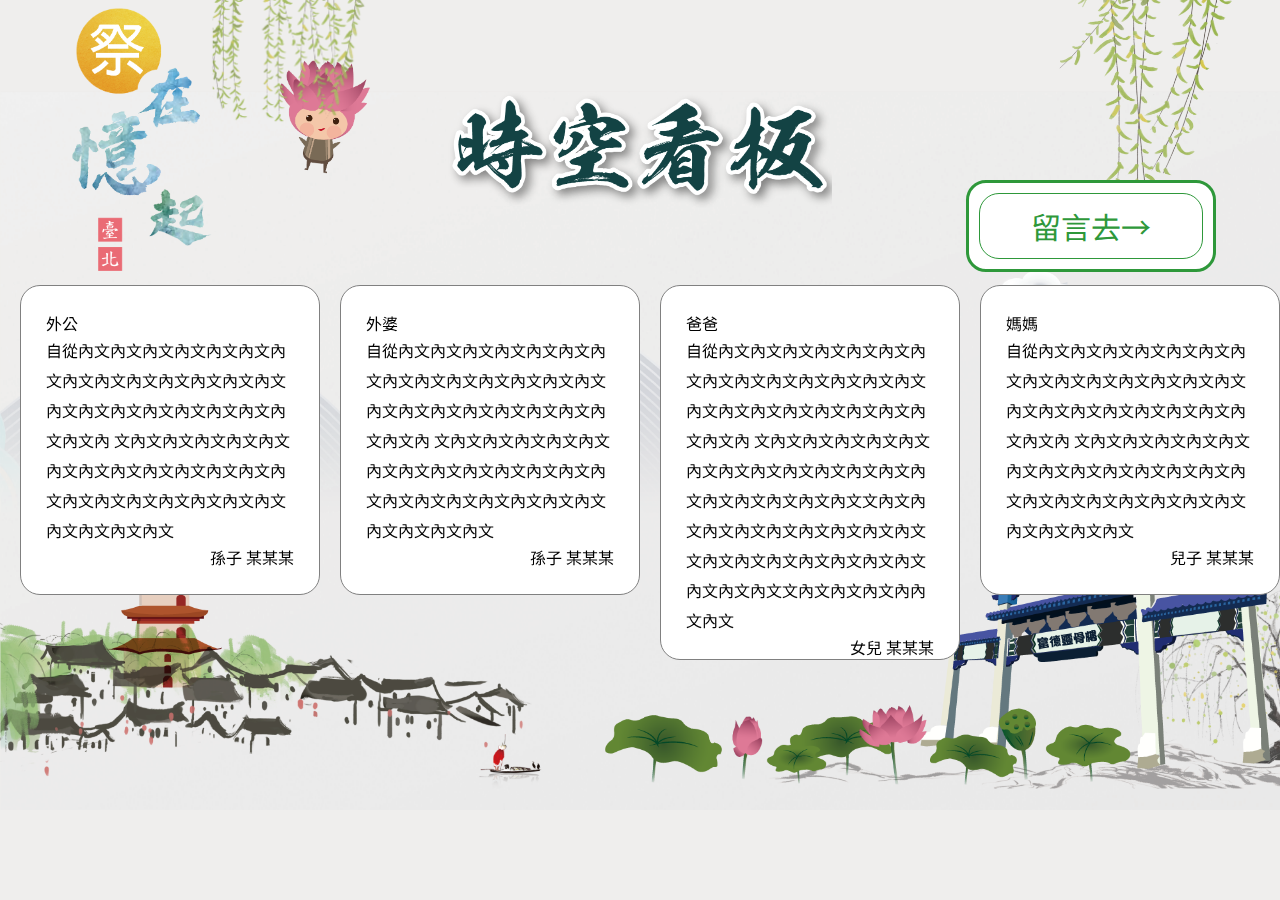
<file: board.html>
<!DOCTYPE html>
<head>
  <meta charset="UTF-8">
  <meta name="viewport" content="width=device-width, initial-scale=1.0">
  <meta http-equiv="X-UA-Compatible" content="ie=edge">
  <link type="text/css" rel="stylesheet" href="css/style.css">
  <link type="text/css" rel="stylesheet" href="css/board.css">
  <link type="text/css" rel="stylesheet" href="css/slick.css">
  <link type="text/css" rel="stylesheet" href="css/slick-theme.css">

  <title>祭在憶起-時空看板</title>
</head>
<body>
  <div id="board-container">
    <div id="LOGO">
      <a href="index.html"><img src="image/board-main-logo.png"/></a>
    </div>
    <div id="title">
      <img src="image/board-title00.png"/>
    </div>
    <div id="gofill_btn">
      <a href="board_fillin.html" target="_blank">留言去→</a>
    </div>
    <div class="background_img" id="len">
      <img src="image/len.png"/>
    </div>
    <div class="background_img" id="leaf-left">
      <img src="image/leaf-left.png"/>
    </div>
    <div class="background_img" id="leaf-right">
      <img src="image/leaf-right.png"/>
    </div>
    <div id="boards_container">
      <div class="board board-first">
        <p class="board_header">外公</p>
        <p class="board_paragraph">自從內文內文內文內文內文內文內文內文內文內文內文內文內文內文內文內文內文內文內文內文內文內文內文內
          文內文內文內文內文內文內文內文內文內文內文內文內文內文內文內文內文內文內文內文內文內文內文內文內文</p>
        <p class="board_footer">孫子 某某某</p>
      </div>
      <div class="board board-first">
        <p class="board_header">外婆</p>
        <p class="board_paragraph">自從內文內文內文內文內文內文內文內文內文內文內文內文內文內文內文內文內文內文內文內文內文內文內文內
          文內文內文內文內文內文內文內文內文內文內文內文內文內文內文內文內文內文內文內文內文內文內文內文內文</p>
        <p class="board_footer">孫子 某某某</p>
      </div>
      <div class="board board-first">
        <p class="board_header">爸爸</p>
        <p class="board_paragraph">自從內文內文內文內文內文內文內文內文內文內文內文內文內文內文內文內文內文內文內文內文內文內文內文內
          文內文內文內文內文內文內文內文內文內文內文內文內文內文內文內文內文內文內文文內文內文內文內文內文內文內文內文內文文內文內文內文內文內文內文內文內文內文內文文內文內文內文內內文內文</p>
        <p class="board_footer">女兒 某某某</p>
      </div>
      <div class="board board-first">
        <p class="board_header">媽媽</p>
        <p class="board_paragraph">自從內文內文內文內文內文內文內文內文內文內文內文內文內文內文內文內文內文內文內文內文內文內文內文內
          文內文內文內文內文內文內文內文內文內文內文內文內文內文內文內文內文內文內文內文內文內文內文內文內文</p>
        <p class="board_footer">兒子 某某某</p>
      </div>
      <div class="board board-first">
        <p class="board_header">貓貓</p>
        <p class="board_paragraph">自從內文內文內文內文內文內文內文內文內文內文內文內文內文內文內文內文內文內文內文內文內文內文內文內
          文內文內文內文內文內文內文內文內文內文內文內文內文內文內文內文內文內文內文內文內文內文內文內文內文</p>
        <p class="board_footer">飼主 某某某</p>
      </div>
    </div>


  </div>
  
</body>
<script src="js/jquery-3.4.1.js"></script>
<!-- <script
  src="js/jquery-3.4.1.js"
  integrity="sha256-WpOohJOqMqqyKL9FccASB9O0KwACQJpFTUBLTYOVvVU="
  crossorigin="anonymous"></script> -->
<script type="text/javascript" src="js/main.js"></script>
<script type="text/javascript" src="js/slider.js"></script>
<script type="text/javascript" src="js/slick.js"></script>

</html>
</file>
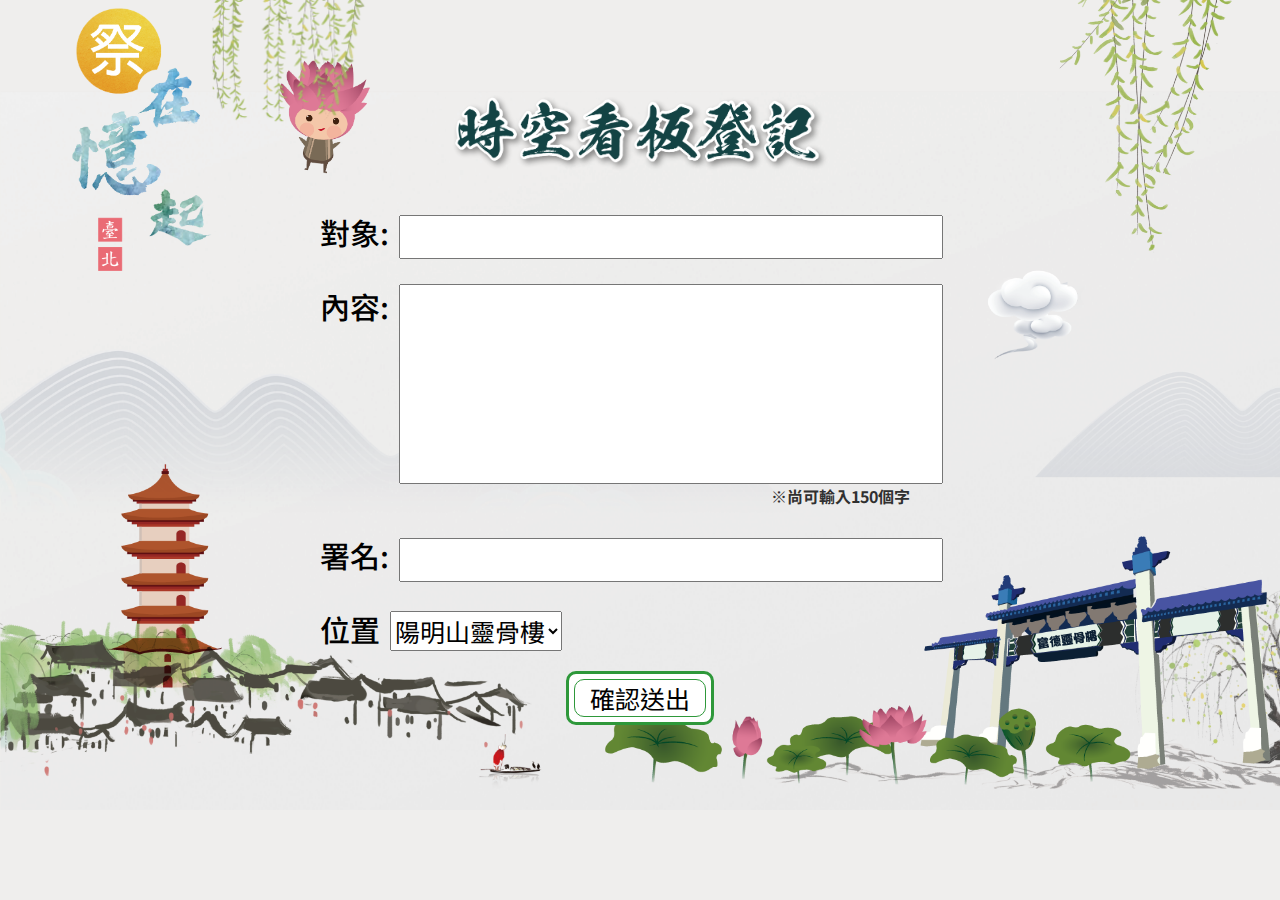
<file: board_fillin.html>
<!DOCTYPE html>
<head>
  <meta charset="UTF-8">
  <meta name="viewport" content="width=device-width, initial-scale=1.0">
  <meta http-equiv="X-UA-Compatible" content="ie=edge">
  <title>祭在億起-時空看板登記</title>
  <link type="text/css" rel="stylesheet" href="css/style.css">
  <link type="text/css" rel="stylesheet" href="css/board.css">
</head>
<body>
  <div id="board-container">
    <div id="LOGO">
      <a href="index.html"><img src="image/board-main-logo.png"/></a>
    </div>
    <div id="title">
      <img src="image/board-title.png"/>
    </div>
    <div class="background_img" id="len">
      <img src="image/len.png"/>
    </div>
    <div class="background_img" id="leaf-left">
      <img src="image/leaf-left.png"/>
    </div>
    <div class="background_img" id="leaf-right">
      <img src="image/leaf-right.png"/>
    </div>
    <form id="message">
      <div class="message_box"><span>對象:</span><input type="text" id="to_who" name="to_who"><br></div>
      <div class="message_box"><span>內容:</span><textarea id="message_content" name="content" oninput="textLimit()" ></textarea></div>
      <div id="text_limit_container"><p id="text_limit">※尚可輸入150個字</p></div>
      <div class="message_box"><span>署名:</span><input type="text" id="from_who" name="from_who"></div>
      <div class="message_box"><span>位置</span><select><option value="yangMing">陽明山靈骨樓</option><option value="fuda">富德靈骨樓</option></select></div>
      <div id="submit_btn_container"><input type="submit" value="確認送出" id="submit_message"></div>

    </form>
  </span>
</body>
<script src="js/jquery-3.4.1.js"></script>
<!-- <script
  src="js/jquery-3.4.1.js"
  integrity="sha256-WpOohJOqMqqyKL9FccASB9O0KwACQJpFTUBLTYOVvVU="
  crossorigin="anonymous"></script> -->
<script type="text/javascript" src="js/main.js"></script>

</html>
</file>
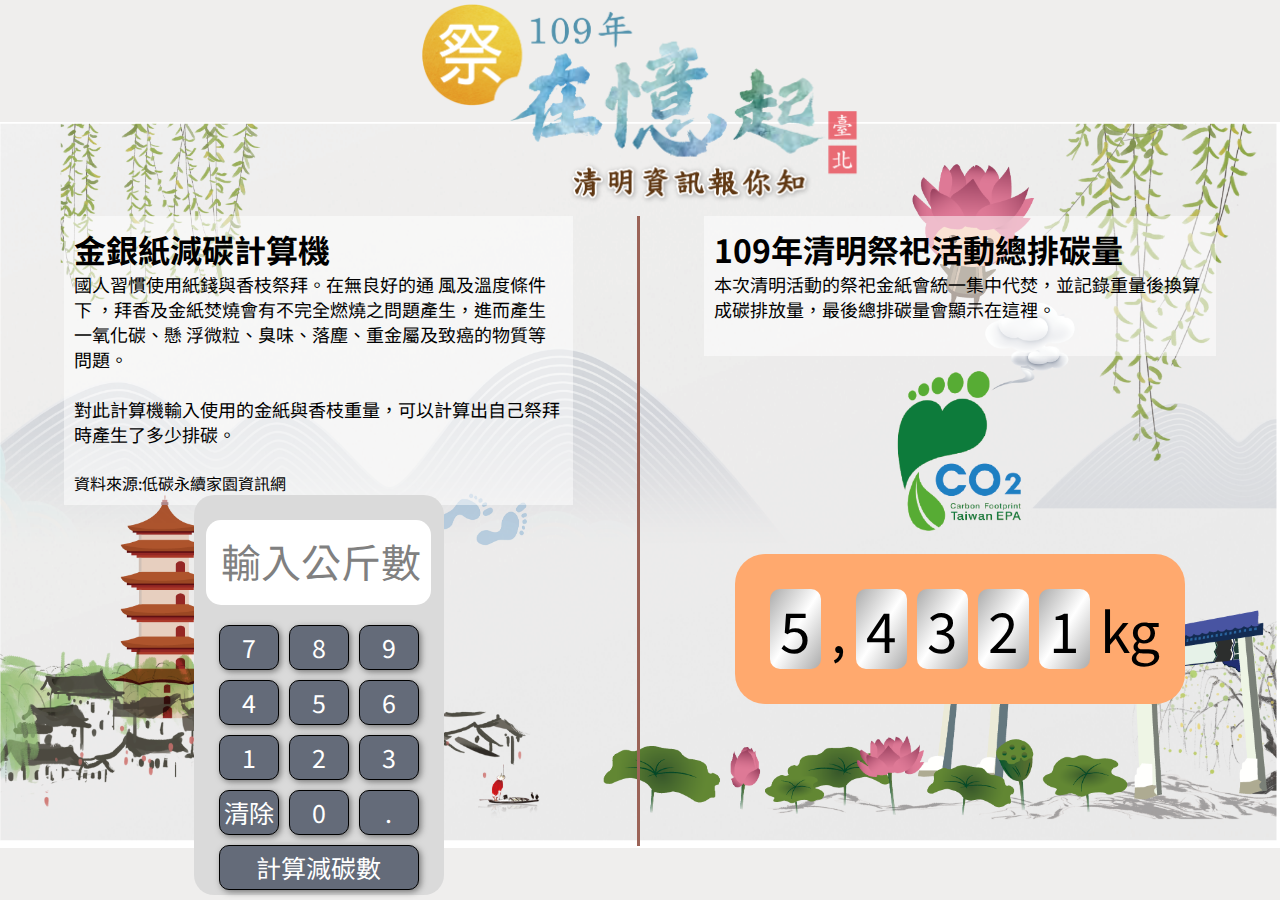
<file: carbon.html>
<!DOCTYPE html>
<html>
  <head>
    <meta charset="UTF-8">
    <meta name="viewport" content="width=device-width, initial-scale=1">

    <link rel="stylesheet" type="text/css" href="css/carbon.css">

    <title>祭在憶起-金銀紙減碳計算機</title>
  </head>
  <body>
    <div id="main_container_C">
      <div id="main_title">
        <img src="image/logo.png"/>
      </div>
      <div id="carbon_features_container">
        <div id="calculator_container">
          <div class="carbon_text">
            <h1>金銀紙減碳計算機</h1>
            <p>國人習慣使用紙錢與香枝祭拜。在無良好的通 風及溫度條件下
              ，拜香及金紙焚燒會有不完全燃燒之問題產生，進而產生一氧化碳、懸 浮微粒、臭味、落塵、重金屬及致癌的物質等問題。<br>
              <br>
              對此計算機輸入使用的金紙與香枝重量，可以計算出自己祭拜時產生了多少排碳。<br>
              </p>
              <br>
              <span>資料來源:低碳永續家園資訊網</span>
          </div>
          <div id="carbon_emission_calculator">
            <div id="result_shower"><p>輸入公斤數</p></div>
            <div id="calculator_btn_container">
              <input class="calculator_btn" type="button" value="7">
              <input class="calculator_btn" type="button" value="8">
              <input class="calculator_btn" type="button" value="9">
              <input class="calculator_btn" type="button" value="4">
              <input class="calculator_btn" type="button" value="5">
              <input class="calculator_btn" type="button" value="6">
              <input class="calculator_btn" type="button" value="1">
              <input class="calculator_btn" type="button" value="2">
              <input class="calculator_btn" type="button" value="3">
              <input class="calculator_btn" type="button" value="清除">
              <input class="calculator_btn" type="button" value="0">
              <input class="calculator_btn" type="button" value=".">
              <input class="calculator_btn calculate_btn" type="button" value="計算減碳數">
            </div>
          </div>
        </div>
        <div id="carbon_container">
          <div class="carbon_text">
            <h1>109年清明祭祀活動總排碳量</h1>
            <p>本次清明活動的祭祀金紙會統一集中代焚，並記錄重量後換算成碳排放量，最後總排碳量會顯示在這裡。<br>
              </p>
              <br>

          </div>
          <img src="image/co2_LOGO.png">
          <div id="co2_emission">
            <span class="carbon_emission_num">5</span><span>,</span><span class="carbon_emission_num">4</span><span class="carbon_emission_num">3</span><span class="carbon_emission_num">2</span><span class="carbon_emission_num">1</span><span>kg</span>

          </div>
        </div>
      </div>
    </div>




  </body>
</html>
</file>
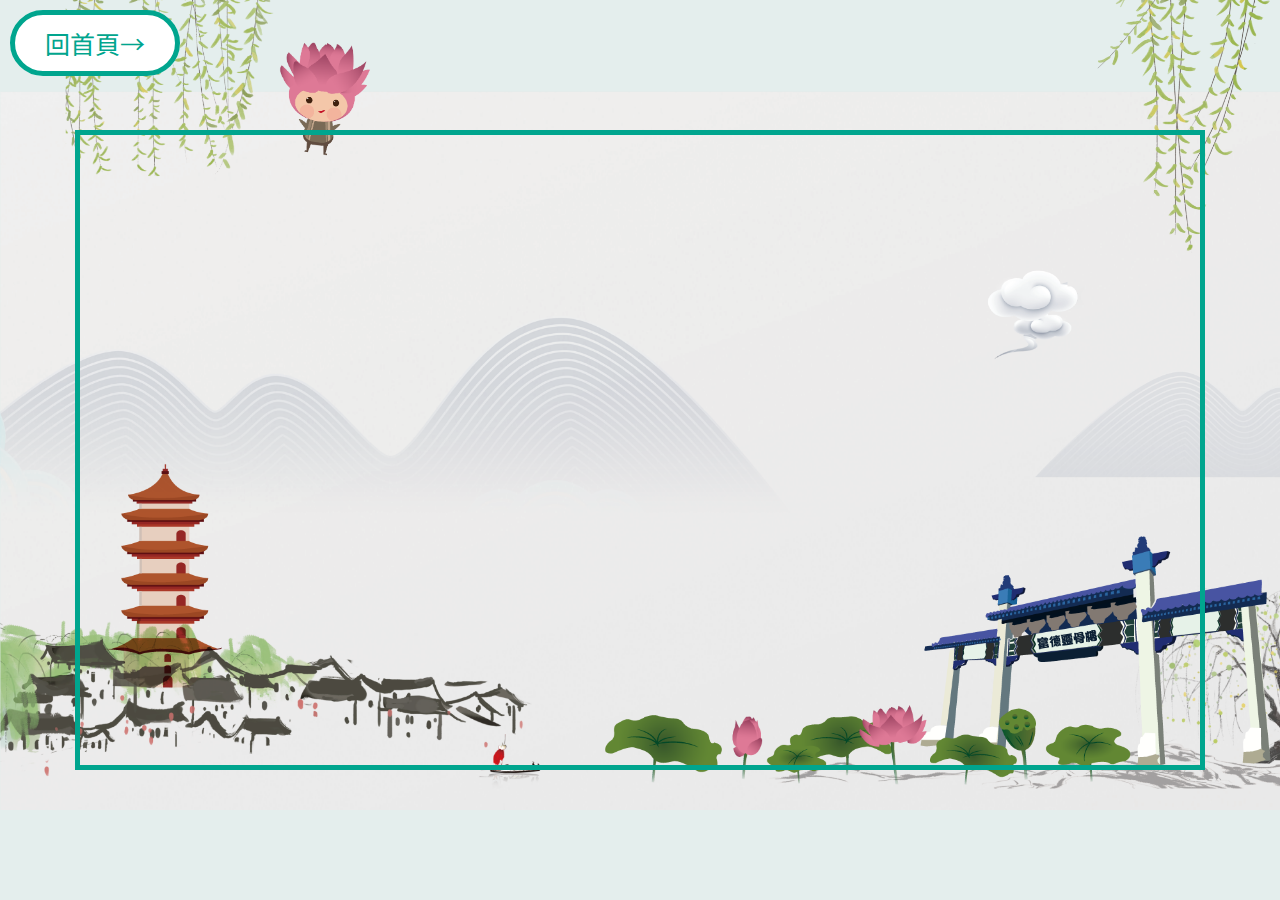
<file: livepage_1.html>
<!DOCTYPE html>
<html lang="zh-TW">
<head>
  <meta charset="UTF-8">
  <meta name="viewport" content="width=device-width, initial-scale=1.0">
  <meta http-equiv="X-UA-Compatible" content="ie=edge">
  <title>109年清明祈福法會-陽明山靈骨樓</title>
  <link href="css/style.css" rel="stylesheet" type="text/css"/>
</head>
<body>
  <div id="main_container">
    <div class="background_img" id="len">
      <img src="image/len.png" alt="">
    </div>
    <div class="background_img" id="leaf-right">
      <img src="image/leaf-right.png"/>
    </div>
    <div class="background_img" id="leaf-left">
      <img src="image/leaf-left.png"/>
    </div>
    <div id="faith_live">
      <iframe width="560" height="315" src="https://www.youtube.com/embed/-ELKmK3wllE" frameborder="0" allow="accelerometer; autoplay; encrypted-media; gyroscope; picture-in-picture" allowfullscreen></iframe>
    </div>
    <a id="go_home_btn" href="index.html">回首頁→</a>
  </div>
</body>
<script type="text/javascript" src="js/jquery-3.4.1.js"></script>
<script type="text/javascript" src="js/main.js"></script>

</html>
</file>
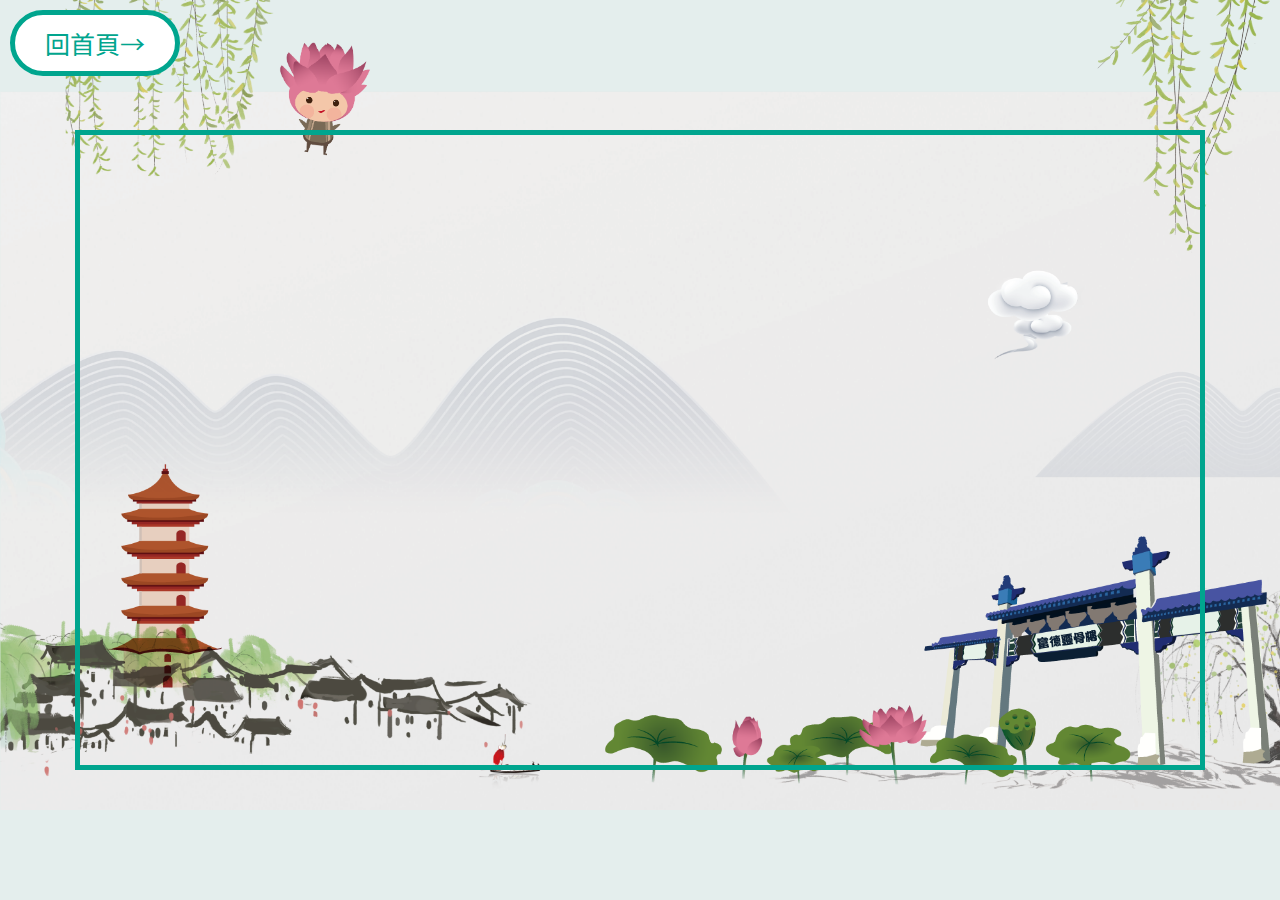
<file: livepage_2.html>
<!DOCTYPE html>
<html lang="zh-TW">
<head>
  <meta charset="UTF-8">
  <meta name="viewport" content="width=device-width, initial-scale=1.0">
  <meta http-equiv="X-UA-Compatible" content="ie=edge">
  <title>109年清明祈福法會-木柵富德公墓</title>
  <link href="css/style.css" rel="stylesheet" type="text/css"/>
</head>
<body>
  <div id="main_container">
    <div class="background_img" id="len">
      <img src="image/len.png" alt="">
    </div>
    <div class="background_img" id="leaf-right">
      <img src="image/leaf-right.png"/>
    </div>
    <div class="background_img" id="leaf-left">
      <img src="image/leaf-left.png"/>
    </div>
    <div id="faith_live">
      <iframe width="560" height="315" src="https://www.youtube.com/embed/MSXoE9PeUGU" frameborder="0" allow="accelerometer; autoplay; encrypted-media; gyroscope; picture-in-picture" allowfullscreen></iframe>
    </div>
    <a id="go_home_btn" href="index.html">回首頁→</a>
  </div>
</body>
<script type="text/javascript" src="js/jquery-3.4.1.js"></script>
<script type="text/javascript" src="js/main.js"></script>

</html>
</file>
<file: css/style.css>
@charset "UTF-8";
@import url("https://fonts.googleapis.com/css?family=Noto+Sans+TC:500,700&display=swap");
* {
  margin: 0;
  padding: 0;
  position: relative;
  font-family: 'Noto Sans TC', sans-serif,'微軟正黑體';
  -webkit-box-sizing: border-box;
          box-sizing: border-box;
}

body, html {
  padding: 0;
  margin: 0;
  overflow-x: hidden;
  overflow-y: hidden;
  background-color: #E4EEED;
}

#main_container {
  height: 100vh;
  margin: 0 auto;
  background-color: #E4EEED;
  background-image: url(../image/mainPage_bg.png);
  background-repeat: no-repeat;
  background-position: center;
  background-size: 100%;
}

#LOGO {
  width: 100%;
  max-width: 650px;
  margin: 0 auto;
}

#LOGO img {
  width: 100%;
}

#QR {
  width: 15%;
  position: absolute;
  right: 10%;
  top: 15%;
  z-index: 20;
}

nav {
  top: 10%;
  width: 80%;
  margin: 0 auto;
}

nav ul {
  width: 100%;
  max-width: 1310px;
  display: -webkit-box;
  display: -ms-flexbox;
  display: flex;
  margin: 0 auto;
  -webkit-box-pack: center;
      -ms-flex-pack: center;
          justify-content: center;
  -ms-flex-wrap: wrap;
      flex-wrap: wrap;
}

nav ul li {
  -webkit-transform: translateY(50px);
          transform: translateY(50px);
  opacity: 0;
  list-style: none;
  background-color: #ffffff;
  border: 3px solid #2E983A;
  cursor: pointer;
  -webkit-user-select: none;
     -moz-user-select: none;
      -ms-user-select: none;
          user-select: none;
  margin-top: 25px;
  margin-left: 25px;
  margin-right: 25px;
  z-index: 10;
  -webkit-transition: 1s;
  transition: 1s;
  width: 25%;
  min-width: 280px;
  max-width: 320px;
  text-align: center;
  padding: 5px;
  border-radius: 50px;
}

nav ul li:nth-child(1) {
  -webkit-transition-delay: 1.3s;
          transition-delay: 1.3s;
}

nav ul li:nth-child(2) {
  -webkit-transition-delay: 1.6s;
          transition-delay: 1.6s;
}

nav ul li:nth-child(3) {
  -webkit-transition-delay: 1.9s;
          transition-delay: 1.9s;
}

nav ul li:nth-child(4) {
  -webkit-transition-delay: 2.1s;
          transition-delay: 2.1s;
}

nav ul li:nth-child(5) {
  -webkit-transition-delay: 2.4s;
          transition-delay: 2.4s;
}

nav ul li:nth-child(6) {
  -webkit-transition-delay: 2.7s;
          transition-delay: 2.7s;
}

nav ul li:hover {
  background-color: #2E983A;
  -webkit-transition: 0s;
  transition: 0s;
  -webkit-transition-delay: 0s;
          transition-delay: 0s;
}

nav ul li:hover .main_btn_container {
  border-color: #ffffff;
  color: #ffffff;
}

.main_btn_container {
  border: 2px solid #2E983A;
  border-radius: 50px;
  font-size: 18px;
}

.main_button {
  padding: 5px;
  display: inline-block;
  vertical-align: middle;
}

.main_button:hover {
  border-color: #ffffff;
  color: #ffffff;
}

.main_btn_icon {
  width: 40px;
  display: inline-block;
  vertical-align: middle;
}

#board_btn, #carbon_btn {
  width: 100%;
  color: #000000;
  text-decoration: none;
  padding: 0px;
}

.background_img {
  position: absolute;
  -webkit-transition: 1.5s ease-in-out;
  transition: 1.5s ease-in-out;
}

.background_img img {
  width: 100%;
}

#background_gray {
  opacity: .1;
  top: 0;
}

#a-niou {
  width: 0%;
  top: 10%;
  left: 20%;
  -webkit-animation: niou-ani 5s linear infinite;
          animation: niou-ani 5s linear infinite;
}

#a-niou img {
  width: 100%;
}

#len {
  width: 0%;
  left: 20%;
  top: 3%;
  -webkit-animation: len-ani 5s linear infinite;
          animation: len-ani 5s linear infinite;
  -webkit-animation-delay: 2s;
          animation-delay: 2s;
}

#len img {
  width: 100%;
}

#leaf-right {
  width: 15%;
  top: -50%;
  right: 0;
}

#leaf-right img {
  width: 100%;
}

#leaf-left {
  width: 20%;
  top: -45%;
  left: 3%;
  -webkit-transition-delay: .5s;
          transition-delay: .5s;
}

#faith_live {
  position: absolute;
  display: block;
  width: 100%;
  max-width: 1130px;
  height: 640px;
  max-height: 640px;
  left: 0;
  right: 0;
  top: 0;
  bottom: 0;
  margin: auto;
  border: solid 5px #00A58E;
}

#faith_live iframe {
  width: 100%;
  height: 100%;
}

#go_home_btn {
  font-size: 25px;
  top: 25px;
  left: 10px;
  padding: 10px 30px;
  background-color: #ffffff;
  color: #00A58E;
  text-decoration: none;
  border: solid 5px #00A58E;
  border-radius: 50px;
}

#go_home_btn:hover {
  background-color: #00A58E;
  color: #ffffff;
}

#exit_area {
  display: none;
  position: fixed;
  width: 100vw;
  height: 100vh;
  top: 0;
  z-index: 20;
}

.paragraph_container {
  display: none;
  position: absolute;
  height: 100vh;
  width: 50%;
  min-width: 720px;
  top: 0;
  left: 0;
  right: 0;
  margin-left: auto;
  margin-right: auto;
  background-color: #ffffff;
  z-index: 20;
  padding: 50px;
}

.paragraph_container table {
  border: solid 2px #DE7996;
  border-collapse: collapse;
}

.paragraph_container th {
  border: solid 2px #DE7996;
  width: 25%;
  padding: 10px;
  background-color: #DE7996;
  color: #ffffff;
  font-size: 18px;
}

.paragraph_container td {
  border: solid 2px #DE7996;
  text-align: center;
  padding: 10px;
  font-size: 18px;
}

.close_btn, .alert_close_btn {
  position: absolute;
  width: 20px;
  height: 20px;
  cursor: pointer;
  right: 50px;
  top: 20px;
}

.close_btn:hover .line1 {
  background-color: #000000;
  width: 20px;
  -webkit-transform-origin: 8px;
          transform-origin: 8px;
}

.close_btn:hover .line2 {
  background-color: #000000;
  width: 20px;
  -webkit-transform-origin: 8px;
          transform-origin: 8px;
}

.line1, .line2 {
  height: 2px;
  width: 15px;
  background-color: #888888;
  margin: 0 auto;
  top: calc(50% - 1px);
  -webkit-transform-origin: 6px;
          transform-origin: 6px;
  border-radius: 50px;
}

.line1 {
  -webkit-transform: rotate(45deg);
          transform: rotate(45deg);
}

.line2 {
  -webkit-transform: rotate(-45deg);
          transform: rotate(-45deg);
}

.paragraph_box {
  overflow: auto;
  height: 100%;
}

.paragraph_title {
  margin-bottom: 10px;
  text-align: center;
  color: #2E983A;
}

.paragraph_select_btn_container {
  display: -webkit-box;
  display: -ms-flexbox;
  display: flex;
  -ms-flex-wrap: wrap;
      flex-wrap: wrap;
  text-align: center;
  margin: 0 auto;
  width: 100%;
  -webkit-box-pack: center;
      -ms-flex-pack: center;
          justify-content: center;
  font-size: 20px;
}

.paragraph_select_btn {
  color: #00A58E;
  padding: 20px;
  -webkit-user-select: none;
     -moz-user-select: none;
      -ms-user-select: none;
          user-select: none;
  cursor: pointer;
  -webkit-box-pack: center;
      -ms-flex-pack: center;
          justify-content: center;
  width: 220px;
  margin-right: 10px;
  margin-top: 10px;
  border: solid 3px #00A58E;
}

.paragraph_select_btn:nth-child(1) {
  background-color: #00A58E;
  color: #ffffff;
}

#map01, #map02, #map03 {
  padding: 10px;
}

#life_remember_web {
  border-left: solid 3px #00A58E;
  background-color: #00A58E;
  color: #ffffff;
}

#environmental_fund {
  margin-top: 10px;
}

#environmental_sacrifice_container img {
  display: block;
  margin: 50px auto;
}

#traffic_control {
  background-color: #00A58E;
  color: #ffffff;
  border-left: solid 3px #00A58E;
}

.paragraph {
  display: none;
  margin-top: 50px;
}

.paragraph h2 {
  color: #00A58E;
}

.paragraph h3 {
  color: #00A58E;
  font-size: 20px;
}

.paragraph h4 {
  color: #DE7996;
  font-size: 18px;
}

.paragraph p {
  margin-top: 20px;
  font-size: 20px;
}

.paragraph a {
  display: block;
  margin: 50px auto;
  width: 200px;
  text-decoration: none;
  color: #646b79;
  border: solid 1px #646b79;
  padding: 20px;
  font-weight: 700;
  border-radius: 10px;
  font-size: 18px;
}

.paragraph a:hover {
  background-color: #646b79;
  color: #ffffff;
}

#paragraph_lazybag {
  display: block;
}

#paragraph_lazybag table {
  width: 100%;
}

#paragraph_lazybag h2 {
  margin-top: 25px;
}

#faith_table {
  margin-bottom: 25px;
}

#paragraph_map01 img, #paragraph_map02 img, #paragraph_map03 img {
  width: 100%;
}

.ban_text {
  font-size: 25px;
  color: #cf0000;
}

#offerings_comic {
  width: 100%;
}

#paragraph_traffic_control {
  display: block;
}

#paragraph_traffic_control th:nth-child(1), #paragraph_traffic_control th:nth-child(3) {
  width: 10%;
}

#paragraph_traffic_control h3 {
  margin-top: 50px;
}

#paragraph_traffic_control li {
  font-size: 18px;
}

#paragraph_shuttle_bus {
  height: 150%;
  max-height: 1000px;
}

#paragraph_shuttle_bus th:nth-child(1), #paragraph_shuttle_bus th:nth-child(2) {
  width: 10%;
}

#carbon {
  color: #00A58E;
  padding: 20px;
  margin-top: 10px;
  -webkit-user-select: none;
     -moz-user-select: none;
      -ms-user-select: none;
          user-select: none;
  cursor: pointer;
  border: none;
  border: solid 3px #00A58E;
  border-radius: unset;
  line-height: 45px;
  text-decoration: none;
}

#carbon:hover {
  background-color: #ffffff;
  color: #00A58E;
}

#paragraph_life_remember_web {
  display: block;
}

#paragraph_map01 {
  display: block;
}

#paragraph_environmental_funeral h3 {
  margin-top: 50px;
}

#paragraph_faith {
  display: block;
}

#paragraph_faith table {
  width: 100%;
}

#paragraph_faith img {
  display: block;
  margin: 0 auto;
}

#paragraph_faith h2 {
  margin: 50px 0;
}

#faith_poster {
  width: 100%;
}

.faith_live_btn {
  margin: 0 auto;
}

#faith_live_btn_1, #faith_live_btn_2 {
  margin: 0 auto;
}

.paragraph_img_btn {
  display: -webkit-box;
  display: -ms-flexbox;
  display: flex;
  margin-top: 50px;
}

.paragraph_img_btn img {
  width: 50%;
}

.paragraph_img_btn a {
  width: 150px;
  max-height: 80px;
  line-height: 40px;
}

#paragraph_environmental_fund {
  -webkit-box-sizing: unset;
          box-sizing: unset;
}

#paragraph_parking th:nth-child(3) {
  width: 5%;
}

#paragraph_parking td {
  width: 70%;
}

#paragraph_parking a {
  border: none;
  width: 100%;
  padding: 0;
}

#paragraph_parking a:hover {
  background-color: #fff;
}

#paragraph_parking h4 {
  margin-top: 50px;
  margin-bottom: 20px;
}

.bus_little_title {
  background-color: #00A58E;
  display: inline-block;
  color: #ffffff;
  padding: 0 20px;
}

.bus_info_popup {
  display: none;
  position: absolute;
  width: 300px;
  right: 150px;
  padding: 25px;
  background-color: #fff;
  border: solid 3px #EB8D25;
  z-index: 20;
}

.bus_imformation {
  background-color: #EB8D25;
  color: #ffffff;
  font-size: 13px;
  cursor: pointer;
  -webkit-user-select: none;
     -moz-user-select: none;
      -ms-user-select: none;
          user-select: none;
  font-size: 16px;
}

.bus_imformation:hover + .bus_info_popup {
  display: block;
}

#announcement {
  position: fixed;
  display: block;
  width: 35%;
  bottom: 45%;
  margin: 0 auto;
  padding: 10px;
  left: 0;
  right: 0;
  z-index: 9999;
  background-color: #ffffff;
  border: solid 3px #2E983A;
}

#announcement img {
  position: absolute;
  width: 50px;
  left: 5%;
  top: 25%;
}

#announcement p {
  width: 100%;
  padding: 50px 80px;
  text-align: center;
  color: #c80000;
  margin: 0 auto;
  border: solid 1px #2E983A;
}

.alert_close_btn {
  z-index: 999;
  right: 25px;
}

.alert_close_btn:hover .line1 {
  background-color: #000000;
  width: 20px;
  -webkit-transform-origin: 8px;
          transform-origin: 8px;
}

.alert_close_btn:hover .line2 {
  background-color: #000000;
  width: 20px;
  -webkit-transform-origin: 8px;
          transform-origin: 8px;
}

@media screen and (min-width: 1080px) and (max-width: 1080px) {
  #main_container {
    background-image: url(../image/bg_1080x1920p.png);
  }
  nav {
    top: 25%;
  }
}

@media screen and (max-width: 1024px) {
  #LOGO {
    top: 10%;
  }
  #QR {
    display: none;
  }
  #main_container {
    background-color: #EFEEED;
    background-position: 50% 85%;
  }
  #a-niou {
    width: 0;
    left: 10%;
  }
  #bus {
    bottom: 30%;
  }
  #tree_right {
    bottom: 50%;
  }
  #tree_left {
    bottom: 40%;
  }
  .paragraph_container {
    width: 100%;
    left: 0;
  }
  #environmental_sacrifice_container img {
    width: 100%;
  }
  .line1, .line2 {
    background-color: #000000;
    width: 20px;
    -webkit-transform-origin: 8px;
            transform-origin: 8px;
  }
  nav {
    top: 40%;
    -webkit-transform: translateY(-100%);
            transform: translateY(-100%);
  }
  #announcement {
    width: 61%;
  }
}

@media screen and (max-width: 768px) {
  .paragraph_container {
    min-width: unset;
  }
  nav {
    top: 60%;
    width: 100%;
    min-width: unset;
  }
  nav ul {
    -webkit-box-orient: vertical;
    -webkit-box-direction: normal;
        -ms-flex-direction: column;
            flex-direction: column;
  }
  nav ul li {
    margin-left: auto;
    margin-right: auto;
  }
  #a-niou {
    left: 0%;
  }
}

@media screen and (max-width: 480px) {
  body {
    overflow-y: auto;
  }
  #LOGO {
    width: 80%;
    top: 0;
  }
  #len {
    right: 5%;
  }
  .paragraph_select_btn_container {
    -webkit-box-orient: vertical;
    -webkit-box-direction: normal;
        -ms-flex-direction: column;
            flex-direction: column;
  }
  .paragraph_select_btn {
    margin-left: auto;
    margin-right: auto;
  }
  #carbon {
    margin-left: auto;
    margin-right: auto;
  }
  .bus_info_popup {
    right: 10px;
  }
  nav ul li {
    margin-top: 0;
  }
  #announcement {
    width: 100%;
  }
}

@media screen and (max-height: 780px) {
  #go_home_btn {
    opacity: .5;
  }
}

@-webkit-keyframes niou-ani {
  0% {
    -webkit-transform: rotate(0deg);
            transform: rotate(0deg);
  }
  40% {
    -webkit-transform: rotate(0deg);
            transform: rotate(0deg);
  }
  45% {
    -webkit-transform: rotate(10deg);
            transform: rotate(10deg);
  }
  55% {
    -webkit-transform: rotate(-10deg);
            transform: rotate(-10deg);
  }
  60% {
    -webkit-transform: rotate(0deg);
            transform: rotate(0deg);
  }
  100% {
    -webkit-transform: rotate(0deg);
            transform: rotate(0deg);
  }
}

@keyframes niou-ani {
  0% {
    -webkit-transform: rotate(0deg);
            transform: rotate(0deg);
  }
  40% {
    -webkit-transform: rotate(0deg);
            transform: rotate(0deg);
  }
  45% {
    -webkit-transform: rotate(10deg);
            transform: rotate(10deg);
  }
  55% {
    -webkit-transform: rotate(-10deg);
            transform: rotate(-10deg);
  }
  60% {
    -webkit-transform: rotate(0deg);
            transform: rotate(0deg);
  }
  100% {
    -webkit-transform: rotate(0deg);
            transform: rotate(0deg);
  }
}

@-webkit-keyframes len-ani {
  0% {
    -webkit-transform: scale(1);
            transform: scale(1);
  }
  45% {
    -webkit-transform: scale(1);
            transform: scale(1);
  }
  50% {
    -webkit-transform: scale(1.2);
            transform: scale(1.2);
  }
  55% {
    -webkit-transform: scale(1);
            transform: scale(1);
  }
  100% {
    -webkit-transform: scale(1);
            transform: scale(1);
  }
}

@keyframes len-ani {
  0% {
    -webkit-transform: scale(1);
            transform: scale(1);
  }
  45% {
    -webkit-transform: scale(1);
            transform: scale(1);
  }
  50% {
    -webkit-transform: scale(1.2);
            transform: scale(1.2);
  }
  55% {
    -webkit-transform: scale(1);
            transform: scale(1);
  }
  100% {
    -webkit-transform: scale(1);
            transform: scale(1);
  }
}
/*# sourceMappingURL=style.css.map */
</file>
<file: css/board.css>
#board-container {
  width: 100vw;
  height: 100vh;
  background-color: #EFEEED;
  background-image: url(../image/mainPage_bg.png);
  background-size: 100%;
  background-repeat: no-repeat;
  background-position: center center;
}

#LOGO {
  width: 150px;
  max-width: 300px;
  margin: unset;
  left: 5%;
  z-index: 20;
}

#title {
  position: absolute;
  width: 30%;
  top: 10%;
  margin: 0 auto;
  left: 0;
  right: 0;
  z-index: 20;
}

#title img {
  width: 100%;
}

#gofill_btn {
  position: absolute;
  display: inline-block;
  right: 5%;
  top: 20%;
  border: solid 3px #2E983A;
  border-radius: 20px;
  background-color: #fff;
  padding: 10px;
  width: 250px;
  z-index: 20;
}

#gofill_btn:hover {
  background-color: #2E983A;
}

#gofill_btn a {
  width: 100%;
  display: inline-block;
  border: solid 1px #2E983A;
  border-radius: 20px;
  text-decoration: none;
  text-align: center;
  color: #2E983A;
  padding: 10px;
  font-size: 30px;
}

#gofill_btn:hover a {
  color: #ffffff;
  border-color: #ffffff;
}

#len {
  width: 0%;
  right: 25%;
  top: 5%;
  -webkit-transition-delay: 1s;
          transition-delay: 1s;
}

#a-niou {
  left: 25%;
}

#leaf-left {
  width: 15%;
  left: 15%;
}

#leaf-right {
  width: 15%;
  right: 3%;
}

#boards_container {
  margin-left: auto;
  margin-right: auto;
  width: 100%;
  display: -webkit-box;
  display: -ms-flexbox;
  display: flex;
  overflow: hidden;
}

.board {
  width: 300px;
  min-width: 300px;
  height: 85%;
  max-height: 375px;
  background-color: #fff;
  border: solid 1px #808080;
  border-radius: 20px;
  padding: 25px;
  margin-right: 10px;
  -webkit-user-select: none;
     -moz-user-select: none;
      -ms-user-select: none;
          user-select: none;
}

.board_header {
  margin-bottom: 0px;
}

.board_paragraph {
  height: 80%;
  line-height: 30px;
}

.board_footer {
  text-align: right;
}

#message {
  width: 50%;
  max-height: 50%;
  display: -webkit-box;
  display: -ms-flexbox;
  display: flex;
  -ms-flex-wrap: wrap;
      flex-wrap: wrap;
  margin: 0 auto;
  -webkit-transform: translateY(-100px);
          transform: translateY(-100px);
}

.message_box {
  width: 100%;
  margin-top: 25px;
}

.message_box span {
  font-size: 30px;
  font-weight: 500;
  margin-right: 10px;
}

.message_box select {
  font-size: 25px;
}

#text_limit_container {
  width: 100%;
}

#to_who {
  display: inline-block;
  width: 85%;
  height: 25px;
  padding: 20px;
  padding-left: 5px;
  margin: 0 auto;
  font-size: 18px;
}

#message_content {
  display: inline-block;
  width: 85%;
  height: 200px;
  resize: none;
  vertical-align: top;
  font-size: 18px;
  padding-left: 5px;
  margin: 0 auto;
}

#text_limit {
  text-align: right;
  margin-right: 50px;
  color: #303030;
  font-weight: bold;
}

#from_who {
  display: inline-block;
  width: 85%;
  height: 25px;
  padding: 20px;
  padding-left: 5px;
  margin: 0 auto;
  font-size: 18px;
}

#submit_btn_container {
  border: solid 3px #2E983A;
  padding: 5px;
  margin: 0 auto;
  margin-top: 20px;
  background-color: #fff;
  border-radius: 10px;
}

#submit_message {
  background-color: #fff;
  -webkit-box-shadow: none;
          box-shadow: none;
  border: solid 1px #2E983A;
  padding: 0px 15px;
  border-radius: 10px;
  font-size: 25px;
  cursor: pointer;
}

#submit_message:active {
  background-color: #2E983A;
  color: #ffffff;
  border-color: #ffffff;
}

@media screen and (min-width: 1080px) and (max-width: 1080px) {
  #leaf-right {
    width: 30%;
  }
  #leaf-left {
    width: 30%;
  }
  #a-niou {
    top: 20%;
    left: 8%;
  }
  #len {
    right: 10%;
    top: 20%;
    z-index: 20;
  }
  #title {
    width: 50%;
    top: 22%;
  }
  #LOGO {
    width: 200px;
  }
  #gofill_btn {
    top: unset;
    bottom: 25%;
  }
  #message {
    top: 20%;
  }
  #board-container {
    background-image: url(../image/bg_1080x1920p.png);
    background-size: cover;
  }
  #boards_container {
    top: 15%;
  }
  .board {
    min-width: unset;
    max-height: unset;
  }
}

@media screen and (max-width: 1024px) {
  #LOGO {
    top: 0;
  }
  #board-container {
    background-color: #EFEEED;
    background-position: top;
    background-size: 100% 67%;
  }
  #gofill_btn {
    top: 1%;
  }
  #boards_container {
    display: -webkit-box;
    display: -ms-flexbox;
    display: flex;
    overflow: auto;
    height: 80%;
    -ms-flex-wrap: wrap;
        flex-wrap: wrap;
  }
  .board {
    margin: 20px auto;
  }
  #message {
    margin-top: 0;
    top: 50%;
    -webkit-transform: translateY(-100%);
            transform: translateY(-100%);
  }
  #to_who, #message_content, #from_who {
    width: 80%;
  }
}

@media screen and (max-width: 768px) {
  #title {
    top: 20%;
  }
  .message_box span {
    font-size: 25px;
  }
  #to_who, #message_content, #from_who {
    display: block;
    margin: 0 auto;
  }
  #gofill_btn {
    top: 3%;
  }
  #len {
    top: 20%;
  }
}

@media screen and (max-width: 480px) {
  #message {
    width: 80%;
  }
  #title {
    top: 30%;
    left: unset;
  }
  #a-niou {
    left: 30%;
    top: 35%;
  }
  #message_content {
    height: unset;
  }
  #len {
    top: 20%;
  }
  #gofill_btn {
    top: 0;
    width: 180px;
  }
}

@media screen and (max-width: 360px) {
  #title {
    z-index: 21;
  }
}

@media screen and (max-width: 320px) {
  #a-niou {
    top: 45%;
  }
  #gofill_btn {
    width: 120px;
  }
  #gofill_btn a {
    font-size: 15px;
  }
}
/*# sourceMappingURL=board.css.map */
</file>
<file: css/carbon.css>
@charset "UTF-8";
@import url("https://fonts.googleapis.com/css?family=Noto+Sans+TC:500,700&display=swap");
* {
  padding: 0;
  margin: 0;
  position: relative;
  font-family: 'Noto Sans TC', sans-serif,'微軟正黑體';
  -webkit-box-sizing: border-box;
          box-sizing: border-box;
}

body, html {
  padding: 0;
  margin: 0;
  height: 100%;
  background-color: #E4EEED;
}

#main_container, #main_container_C {
  margin: 0 auto;
  height: 100vh;
  max-width: 1920px;
  background-image: url("../image/background.png");
  background-color: #EFEEED;
  background-repeat: no-repeat;
  background-size: 100%;
  background-position: 50% 70%;
}

#carbon_container {
  display: inline-block;
  width: 50%;
  height: 100%;
}

#carbon_container img {
  display: block;
  width: 150px;
  margin: 0 auto;
}

#co2_emission {
  width: 450px;
  height: 150px;
  margin: 0 auto;
  border-radius: 30px;
  background-color: #FFA96E;
}

#co2_emission span {
  font-size: 55px;
  top: 35px;
  margin: 0 5px;
  left: 30px;
}

.carbon_emission_num {
  background: -webkit-gradient(linear, left top, right bottom, from(#ABABAB), color-stop(#ffffff), to(#ABABAB));
  background: linear-gradient(to right bottom, #ABABAB, #ffffff, #ABABAB);
  padding: 0 10px;
  border-radius: 10px;
}

#main_title {
  width: 35%;
  margin: 0 auto;
}

#main_title img {
  width: 100%;
}

#carbon_features_container {
  display: -webkit-box;
  display: -ms-flexbox;
  display: flex;
  width: 100%;
  height: 70vh;
}

#calculator_container {
  display: inline-block;
  width: 50%;
  height: 100%;
  border-right: solid 3px #9B6357;
}

.carbon_text {
  width: 80%;
  margin: 0 auto;
  background-color: rgba(255, 255, 255, 0.5);
  padding: 10px;
}

.carbon_text p {
  line-height: 20px;
  font-size: 18px;
  line-height: 25px;
}

.carbon_text span {
  right: 0;
}

#carbon_emission_calculator {
  display: block;
  width: 250px;
  max-width: 300px;
  height: 400px;
  min-height: 400px;
  top: calc(50% - 325px);
  right: 0;
  left: 0;
  margin: 0 auto;
  padding-top: 10px;
  bottom: 2%;
  background-color: #dadada;
  border-radius: 20px;
}

#result_shower {
  background-color: #fff;
  border-radius: 15px;
  width: 90%;
  height: 85px;
  font-size: 40px;
  margin-left: auto;
  margin-right: auto;
  margin-top: 15px;
}

#result_shower p {
  position: absolute;
  right: 10px;
  top: calc( 50% - 30px);
  color: #808080;
}

#calculator_btn_container {
  width: 80%;
  display: -webkit-box;
  display: -ms-flexbox;
  display: flex;
  -webkit-box-pack: justify;
      -ms-flex-pack: justify;
          justify-content: space-between;
  -ms-flex-wrap: wrap;
      flex-wrap: wrap;
  margin-left: auto;
  margin-right: auto;
  margin-top: 10px;
}

.calculator_btn {
  width: 30%;
  height: 45px;
  margin-top: 10px;
  border-radius: 10px;
  border: solid 1px #000000;
  background-color: #646b79;
  font-size: 25px;
  color: #ffffff;
  -webkit-box-shadow: 2px 2px 6px #777777;
          box-shadow: 2px 2px 6px #777777;
  cursor: pointer;
}

.calculator_btn:active {
  -webkit-box-shadow: none;
          box-shadow: none;
}

.calculate_btn {
  width: 100%;
}

@media screen and (min-width: 1080px) and (max-width: 1080px) {
  #main_container {
    background-image: url(../image/bg_1080x1920p.png);
  }
  #main_container_C {
    background-image: url(../image/bg_1080x1920p_C.png);
  }
  #carbon_emission {
    width: 60%;
    top: 25%;
  }
  #main_title {
    width: 60%;
  }
}

@media screen and (max-width: 1024px) {
  #main_container {
    background-position: 50% 0%;
  }
  #main_container {
    width: 100%;
    background-size: 130% auto;
    min-height: unset;
  }
  #main_container_C {
    background-image: url(../image/bg_1080x1920p_C.png);
  }
  #carbon_container {
    height: 100%;
    max-height: 100%;
  }
  #main_title {
    width: 65%;
    right: 0;
    left: 0;
    margin: 0 auto;
  }
  #carbon_emission {
    top: 30%;
    width: unset;
  }
  #carbon_emission_box {
    right: 100px;
  }
  #carbon_emission_calculator {
    bottom: 20%;
  }
}

@media screen and (max-width: 768px) {
  #main_container_C {
    min-width: unset;
    background-size: cover;
  }
  #main_title {
    top: 0%;
  }
  #carbon_emission span {
    font-size: 30px;
  }
  #co2_emission {
    width: 300px;
  }
  #co2_emission span {
    margin: unset;
    font-size: 30px;
  }
  .carbon_emission_num {
    font-size: 40px;
    height: 50px;
  }
  #carbon_emission_box {
    right: 70px;
  }
  #carbon_emission_calculator {
    -webkit-transform: scale(1);
            transform: scale(1);
    bottom: 150px;
  }
}

@media screen and (max-width: 640px) {
  #main_container_C {
    overflow: auto;
  }
  #carbon_emission {
    top: 250px;
  }
  #carbon_emission_box {
    top: 50px;
    right: 60px;
  }
  #carbon_features_container {
    -webkit-box-orient: vertical;
    -webkit-box-direction: normal;
        -ms-flex-direction: column;
            flex-direction: column;
  }
  #calculator_container {
    width: 100%;
    border: none;
  }
  #carbon_emission_calculator {
    -webkit-transform: scale(0.8);
            transform: scale(0.8);
    bottom: 0;
  }
  #carbon_container {
    width: 100%;
  }
}

@media screen and (max-width: 480px) {
  #main_container_C {
    height: 100%;
  }
  #carbon_container {
    max-height: 100%;
    margin-top: 80%;
  }
  #main_title {
    position: relative;
    margin-left: auto;
    margin-right: auto;
  }
  #carbon_emission {
    position: relative;
    right: unset;
    margin-left: auto;
    margin-right: auto;
    top: 100px;
  }
  #carbon_emission_box {
    top: 30px;
    right: 35px;
  }
  #carbon_emission_box span {
    font-size: 20px;
  }
  .carbon_emission_num {
    font-size: 15px;
    height: 25px;
    margin-left: 2px;
  }
  #carbon_emission_calculator {
    top: unset;
    margin-left: auto;
    margin-right: auto;
  }
}

@media screen and (min-height: 800px) and (max-height: 850px) {
  #carbon_container {
    max-height: 85%;
  }
  #carbon_emission_calculator {
    -webkit-transform: scale(0.8);
            transform: scale(0.8);
  }
}

@media screen and (max-width: 320px) {
  #main_title {
    position: relative;
    min-height: unset;
    height: 20%;
    min-height: 100px;
    margin-left: auto;
    margin-right: auto;
    top: 0;
    right: 0;
  }
  #carbon_emission {
    position: relative;
    margin-left: auto;
    margin-right: auto;
    min-height: 100px;
    top: 0;
    right: 0;
  }
  #carbon_emission span {
    font-size: 12px;
  }
  #carbon_emission_box {
    right: 30px;
    top: 30px;
  }
  .carbon_emission_num {
    font-size: 12px;
    height: 20px;
    margin-left: 3px;
  }
  #carbon_emission_calculator {
    position: relative;
    min-height: 100px;
    margin-left: auto;
    margin-right: auto;
    min-height: 100px;
    text-align: center;
    right: 0;
    bottom: 20px;
  }
  #result_shower {
    margin-top: 20px;
    display: inline-block;
  }
}
/*# sourceMappingURL=carbon.css.map */
</file>
